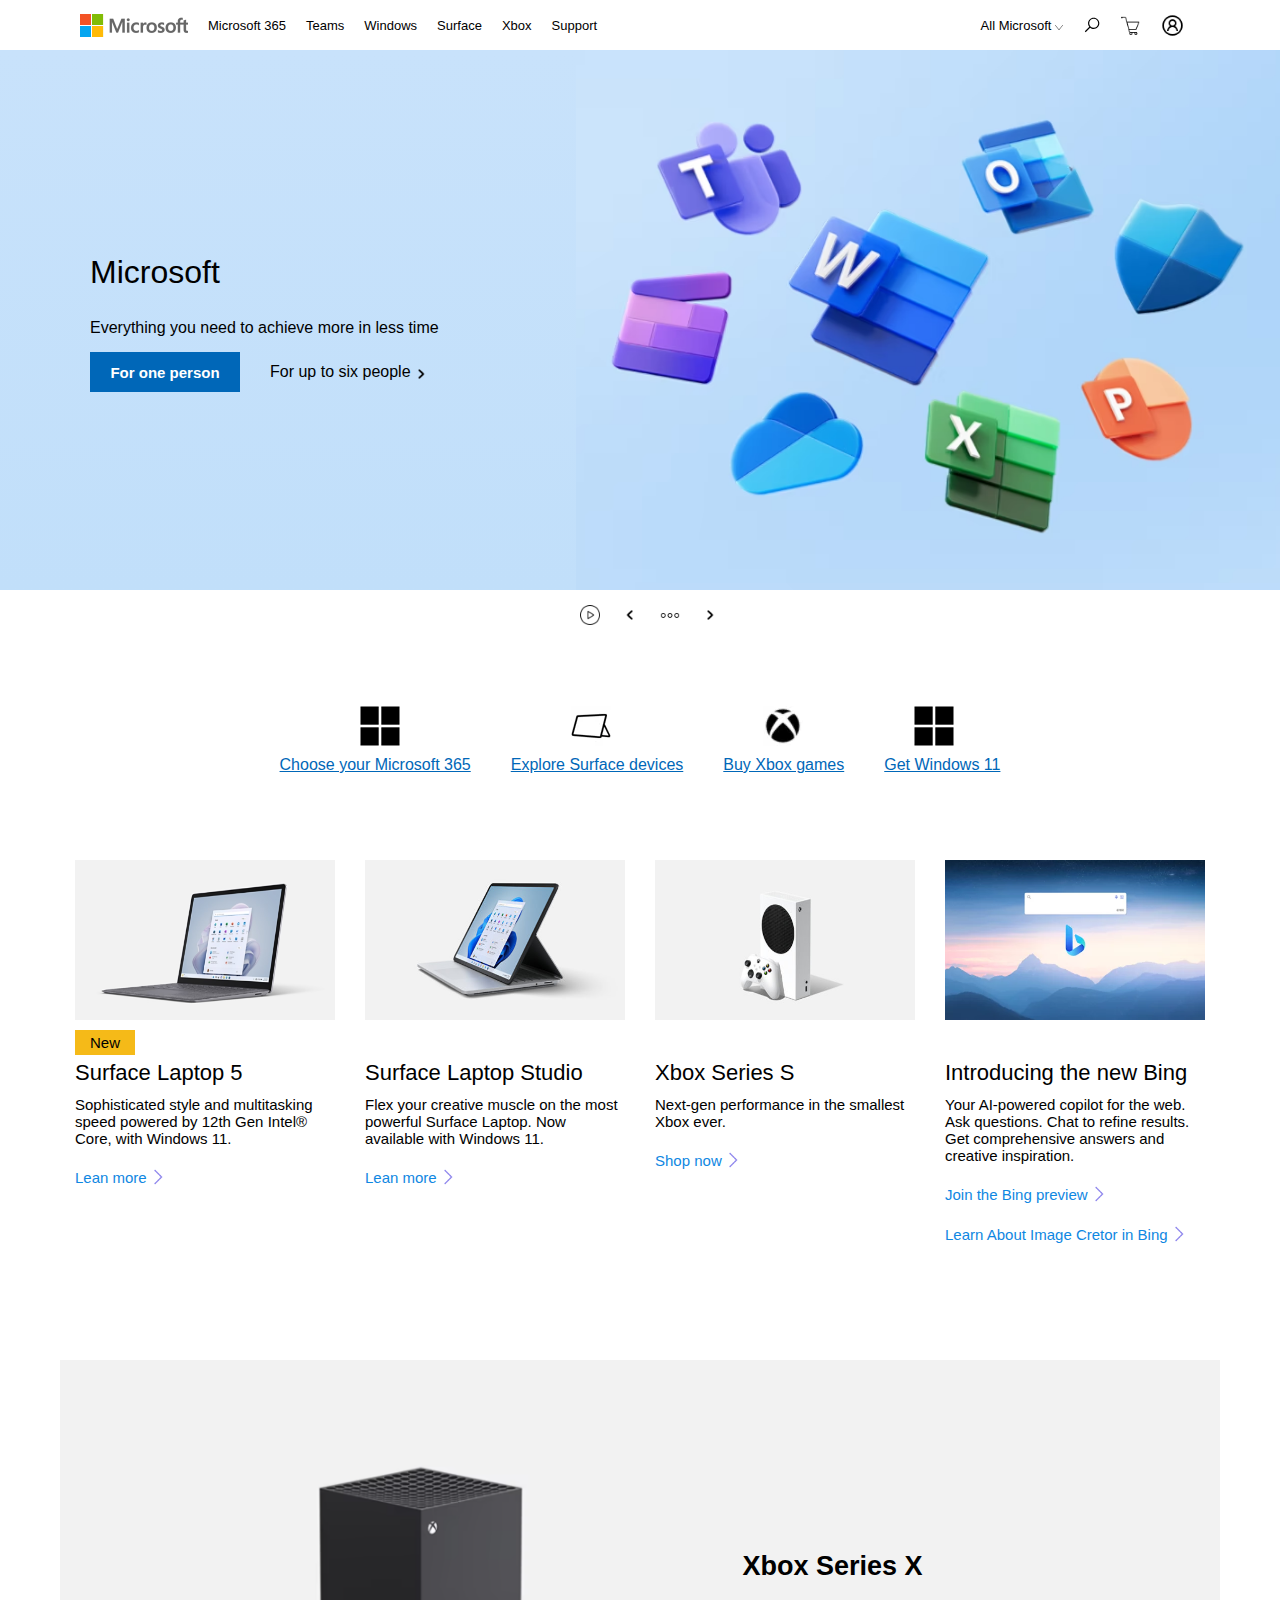
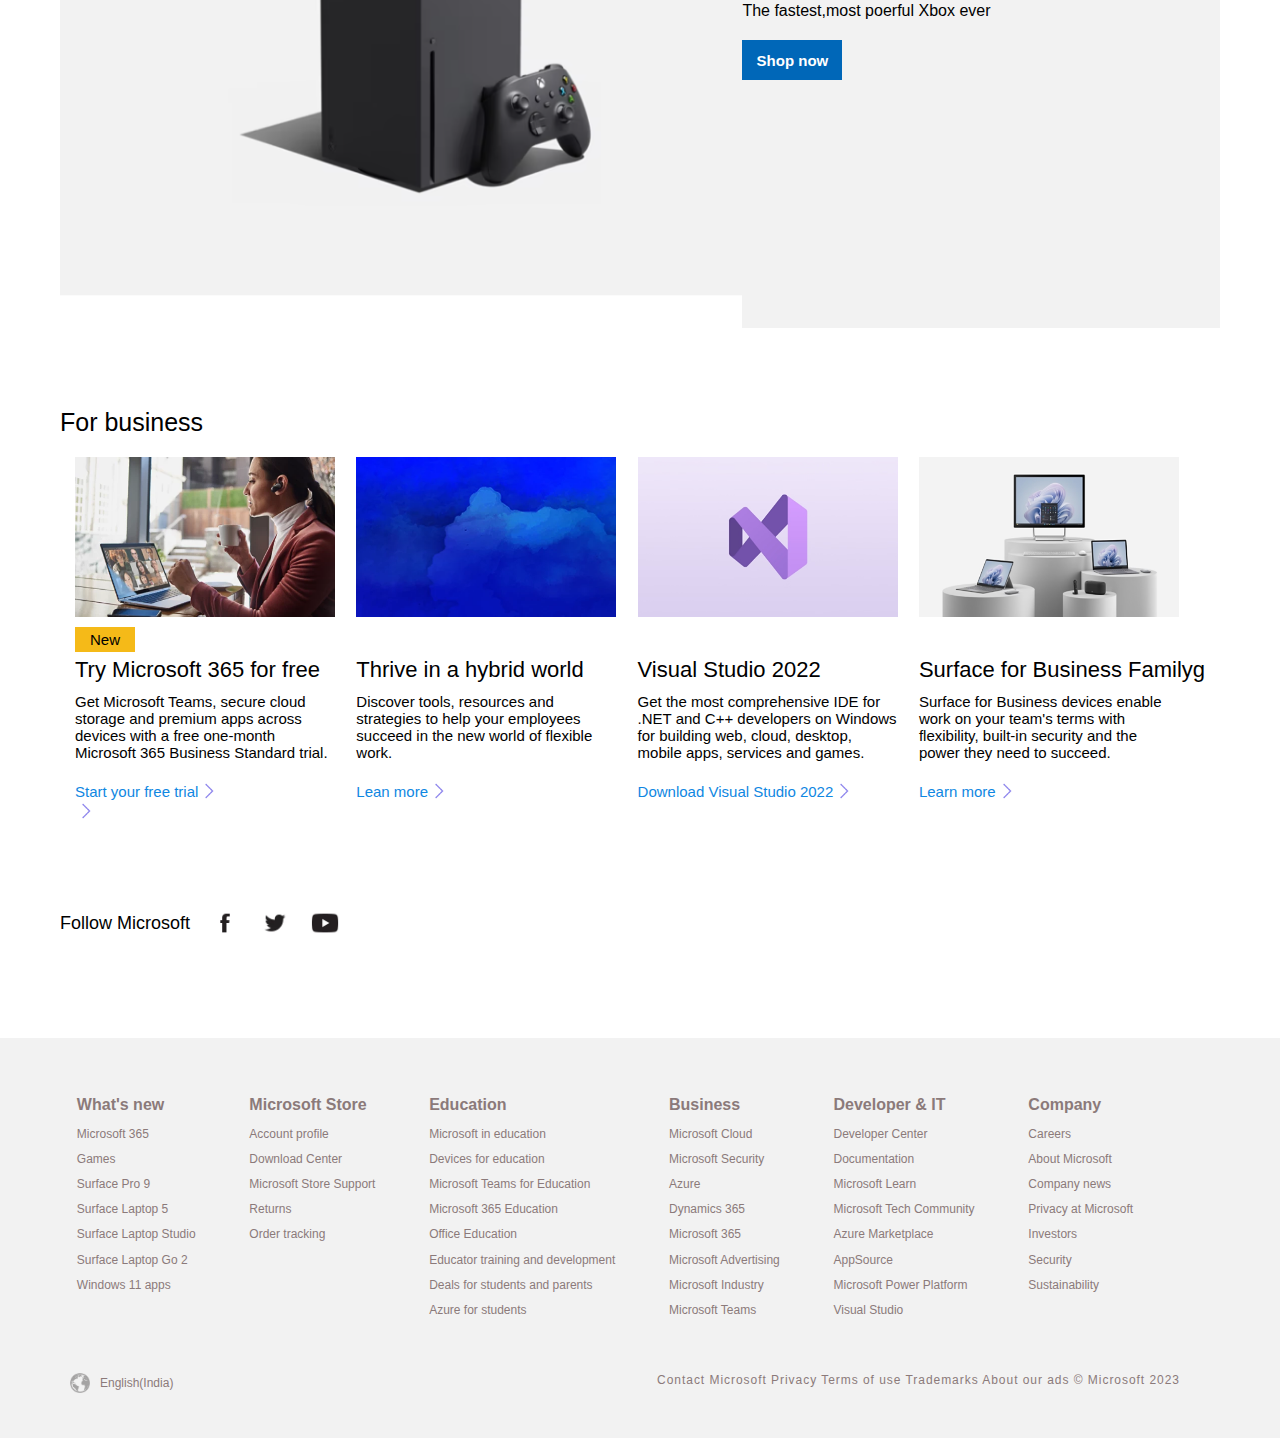
<file: index.html>
<html lang="en">

<head>
    <meta charset="UTF-8">
    <meta http-equiv="X-UA-Compatible" content="IE=edge">
    <meta name="viewport" content="width=device-width, initial-scale=1.0">
    <title>Microsoft</title>
    <link rel="stylesheet" href="microsoft.css">
</head>

<body>
    <nav>
        <div class="nav1">

            <img class="logo" src="img\logo.png" alt="">
            <h4 class="text1">Microsoft 365</h4>
            <h4 class="text1">Teams</h4>
            <h4 class="text1">Windows</h4>
            <h4 class="text1">Surface</h4>
            <h4 class="text1">Xbox</h4>
            <h4 class="text1">Support</h4>
        </div>
        <div class="nav2">
            <h4 class="text1">All Microsoft <img class="drop" src="img\dropdownarrow.svg" alt=""> </h4>
            <img src="img\icons8-search.svg" alt="" style="width: 18px;">
            <img src="img\icons8-shopping-cart-50.png" alt="" style="width: 19px;">
            <img src="img\icons8-male-user-32.png" alt="" style="width: 25px;">

        </div>
    </nav>
    <div class="section1">

        <div class="first">
            <h1>Microsoft</h1>
            <h4 class="mic1">Everything you need to achieve more in less time</h4>
            <div style="display: flex;margin-left: 90px;align-items: center;">
                <button class="btn1">For one person</button>
                <h4 class="mic2">For up to six people<img class="fwd" src="img\fwd.png" alt="" style="height: 20px;margin-top: 4px; "> </h4>
                
            </div>
        </div>
        <div class="second">

        </div>
    </div>
    <div class="section2">
        <img src="img\icons8-play-button-24.png" alt="" class="fw ">
        <img src="img\fwd.png" alt="" style="transform: rotate(180deg);" class="arrow">
        <img src="img\icons8-ellipsis-50.png" alt="">
        <img src="img\fwd.png" alt="" class="arrow2">
    </div>
    <div class="section3">
        <div class="ic1">
            <img src="img\ic1.webp" alt="" style="margin-left: 80px;">
            <h4>Choose your Microsoft 365</h4>
        </div>
        <div class="ic1">
            <img src="img\ic2.webp" alt="" style="margin-left: 60px;">
            <h4>Explore Surface devices</h4>
        </div>
        <div class="ic1">
            <img src="img\ic3.webp" alt="" style="margin-left: 40px;">
            <h4>Buy Xbox games</h4>
        </div>
        <div class="ic1">
            <img src="img\ic1.webp" alt="" style="margin-left: 30px;">
            <h4>Get Windows 11</h4>
        </div>
    </div>
    <div class="section4">
        <div class="cards">
            <div class="card">
                <img src="img\card1.avif" alt="" class="card1">
                <div style="width: 100%;height: 40px;">

                    <button class="btn2">New</button>
                </div>
                <h1 class="text2">Surface Laptop 5</h1>
                <h4 class="text3">Sophisticated style and multitasking speed powered by 12th Gen Intel® Core, with
                    Windows
                    11.</h4>

  <h4 class="text4">Lean more<img src="img\icons8-forward-32.png" alt="" style="width: 20px;height: 20px;" class="arrow3"> </h4>
                    

                
            </div>
            <div class="card">
                <img src="img\card2.jpg" alt="" class="card1">
                <div style="width: 100%;height: 40px;">

                </div>
                <h1 class="text2">Surface Laptop Studio</h1>
                <h4 class="text3">Flex your creative muscle on the most powerful Surface Laptop. Now available with
                    Windows
                    11.</h4>
                

                    <h4 class="text4">Lean more<img src="img\icons8-forward-32.png" alt="" style="width: 20px;height: 20px;"class="arrow3"></h4>
                    

                
            </div>
            <div class="card">
                <img src="img\card3.jpg" alt="" class="card1">
                <div style="width: 100%;height: 40px;">

                </div>
                <h1 class="text2">Xbox Series S</h1>
                <h4 class="text3">Next-gen performance in the smallest Xbox ever.</h4>
              

                    <h4 class="text4">Shop now<img src="img\icons8-forward-32.png" alt="" style="width: 20px;height: 20px;" class="arrow3"></h4>
                    

                
            </div>
            <div class="card">
                <img src="img\card4.webp" alt="" class="card1">
                <div style="width: 100%;height: 40px;">


                </div>
                <h1 class="text2">Introducing the new Bing</h1>
                <h4 class="text3">Your AI-powered copilot for the web. Ask questions. Chat to refine results. Get
                    comprehensive answers and creative inspiration.</h4>
                
                    <h4 class="text4">Join the Bing preview <img src="img\icons8-forward-32.png" alt="" style="width: 20px;height: 20px;" class="arrow3"></h4>
                    

                    <h4 class="text4">Learn About Image Cretor in Bing<img src="img\icons8-forward-32.png" alt="" style="width: 20px;height: 20px;" class="arrow3"></h4>
                    
               
            </div>
        </div>
    </div>
    <div class="section5">

        <div class="ban1">

            <img src="img\banner....png" alt="" class="banner">
        </div>
        <div class="ban2">
            <h1 class="text5">Xbox Series X</h1>
            <h3 class="text6">The fastest,most poerful Xbox ever</h3>
            <button class="btn3">Shop now</button>
        </div>
    </div>
    <div class="section6">
        <h1 class="text7">For business</h1>
        <div class="cards">
            <div class="card">
                <img src="img\card6.webp" alt="" class="card1">
                <div style="width: 100%;height: 40px;">

                    <button class="btn2">New</button>
                </div>
                <h1 class="text2">Try Microsoft 365 for free</h1>
                <h4 class="text3">Get Microsoft Teams, secure cloud storage and premium apps across devices with a free
                    one-month Microsoft 365 Business Standard trial.
                </h4>
               

                    <h4 class="text4">Start your free trial <img src="img\icons8-forward-32.png" alt="" style="width: 20px;height: 20px;" class="arrow3"></h4>
                    <img src="img\icons8-forward-32.png" alt="" style="width: 20px;height: 20px;">

            
            </div>
            <div class="card">
                <img src="img\card7.webp" alt="" class="card1">
                <div style="width: 100%;height: 40px;">

                </div>
                <h1 class="text2">Thrive in a hybrid world</h1>
                <h4 class="text3">Discover tools, resources and strategies to help your employees succeed in the new
                    world of flexible work.
                </h4>
                

                    <h4 class="text4">Lean more<img src="img\icons8-forward-32.png" alt="" style="width: 20px;height: 20px;" class="arrow3"></h4>
                    

                
            </div>
            <div class="card">
                <img src="img\card8.avif" alt="" class="card1">
                <div style="width: 100%;height: 40px;">

                </div>
                <h1 class="text2">Visual Studio 2022</h1>
                <h4 class="text3">Get the most comprehensive IDE for .NET and C++ developers on Windows for building
                    web, cloud, desktop, mobile apps, services and games.</h4>
               

                    <h4 class="text4">Download Visual Studio 2022<img src="img\icons8-forward-32.png" alt="" style="width: 20px;height: 20px;" class="arrow3"></h4>
                    

                
            </div>
            <div class="card">
                <img src="img\card5.avif" alt="" class="card1">
                <div style="width: 100%;height: 40px;">


                </div>
                <h1 class="text2">Surface for Business Familyg</h1>
                <h4 class="text3">Surface for Business devices enable work on your team's terms with flexibility,
                    built-in security and the power they need to succeed.
                </h4>
                    <h4 class="text4">Learn more<img src="img\icons8-forward-32.png" alt="" style="width: 20px;height: 20px;" class="arrow3"></h4>
                    

 

            </div>
        </div>

    </div>
    <div class="section7">
        <h4 class="text8">Follow Microsoft</h4>
        <img src="img\Facebook 2x.avif" alt="">
        <img src="img\Twitter 2x.webp" alt="">
        <img src="img\YouTube 2x.webp" alt="">

    </div>
    <div class="section8">
<div class="ftr">
    <ul style="margin-left: 50px;">
        <li class="text9">What's new</li>
        <li class="text10">Microsoft 365</li>
        <li class="text10">Games</li>
        <li class="text10">Surface Pro 9</li>
        <li class="text10">Surface Laptop 5</li>
        <li class="text10">Surface Laptop Studio</li>
        <li class="text10">Surface Laptop Go 2</li>
        <li class="text10">Windows 11 apps</li>

    </ul>
    <ul>
        <li class="text9"> Microsoft Store</li>
        <li class="text10">Account profile</li>
        <li class="text10">Download Center</li>
        <li class="text10">Microsoft Store Support</li>
        <li class="text10">Returns</li>
        <li class="text10">Order tracking</li>

    </ul>
    <ul>
        <li class="text9">Education</li>
        <li class="text10">Microsoft in education</li>
        <li class="text10">Devices for education</li>
        <li class="text10">Microsoft Teams for Education</li>
        <li class="text10">Microsoft 365 Education</li>
        <li class="text10">Office Education</li>
        <li class="text10">Educator training and development</li>
        <li class="text10">Deals for students and parents</li>
        <li class="text10">Azure for students</li>

    </ul>
    <ul>
        <li class="text9">Business</li>
        <li class="text10">Microsoft Cloud</li>
        <li class="text10">Microsoft Security</li>
        <li class="text10">Azure</li>
        <li class="text10">Dynamics 365</li>
        <li class="text10">Microsoft 365</li>
        <li class="text10">Microsoft Advertising</li>
        <li class="text10">Microsoft Industry</li>
        <li class="text10">Microsoft Teams</li>

    </ul>
    <ul>
        <li class="text9">Developer & IT</li>
        <li class="text10">Developer Center</li>
        <li class="text10">Documentation</li>
        <li class="text10">Microsoft Learn</li>
        <li class="text10">Microsoft Tech Community</li>
        <li class="text10">Azure Marketplace</li>
        <li class="text10">AppSource</li>
        <li class="text10">Microsoft Power Platform</li>
        <li class="text10">Visual Studio</li>

    </ul>
    <ul style="margin-right: 120px;">
        <li class="text9">Company</li>
        <li class="text10">Careers</li>
        <li class="text10">About Microsoft</li>
        <li class="text10">Company news</li>
        <li class="text10">Privacy at Microsoft</li>
        <li class="text10">Investors</li>
        <li class="text10">Security</li>
        <li class="text10">Sustainability</li>
    </ul>

</div>
<div class="ftr1">
    <div class="n1" style="display: flex;align-items: center;">
        <img src="img\icons8-globe-26.png" alt="" style="width: 20px;  ">
        <li  class="text10" style="margin-left: 10px;">English(India)</li>
    </div>
    <div class="n2">
        <li class="text10">Contact        Microsoft     Privacy     Terms     of      use     Trademarks     About      our     ads   ©  Microsoft  2023</li>
    </div>
</div>
    </div>
</body>

</html>
</file>
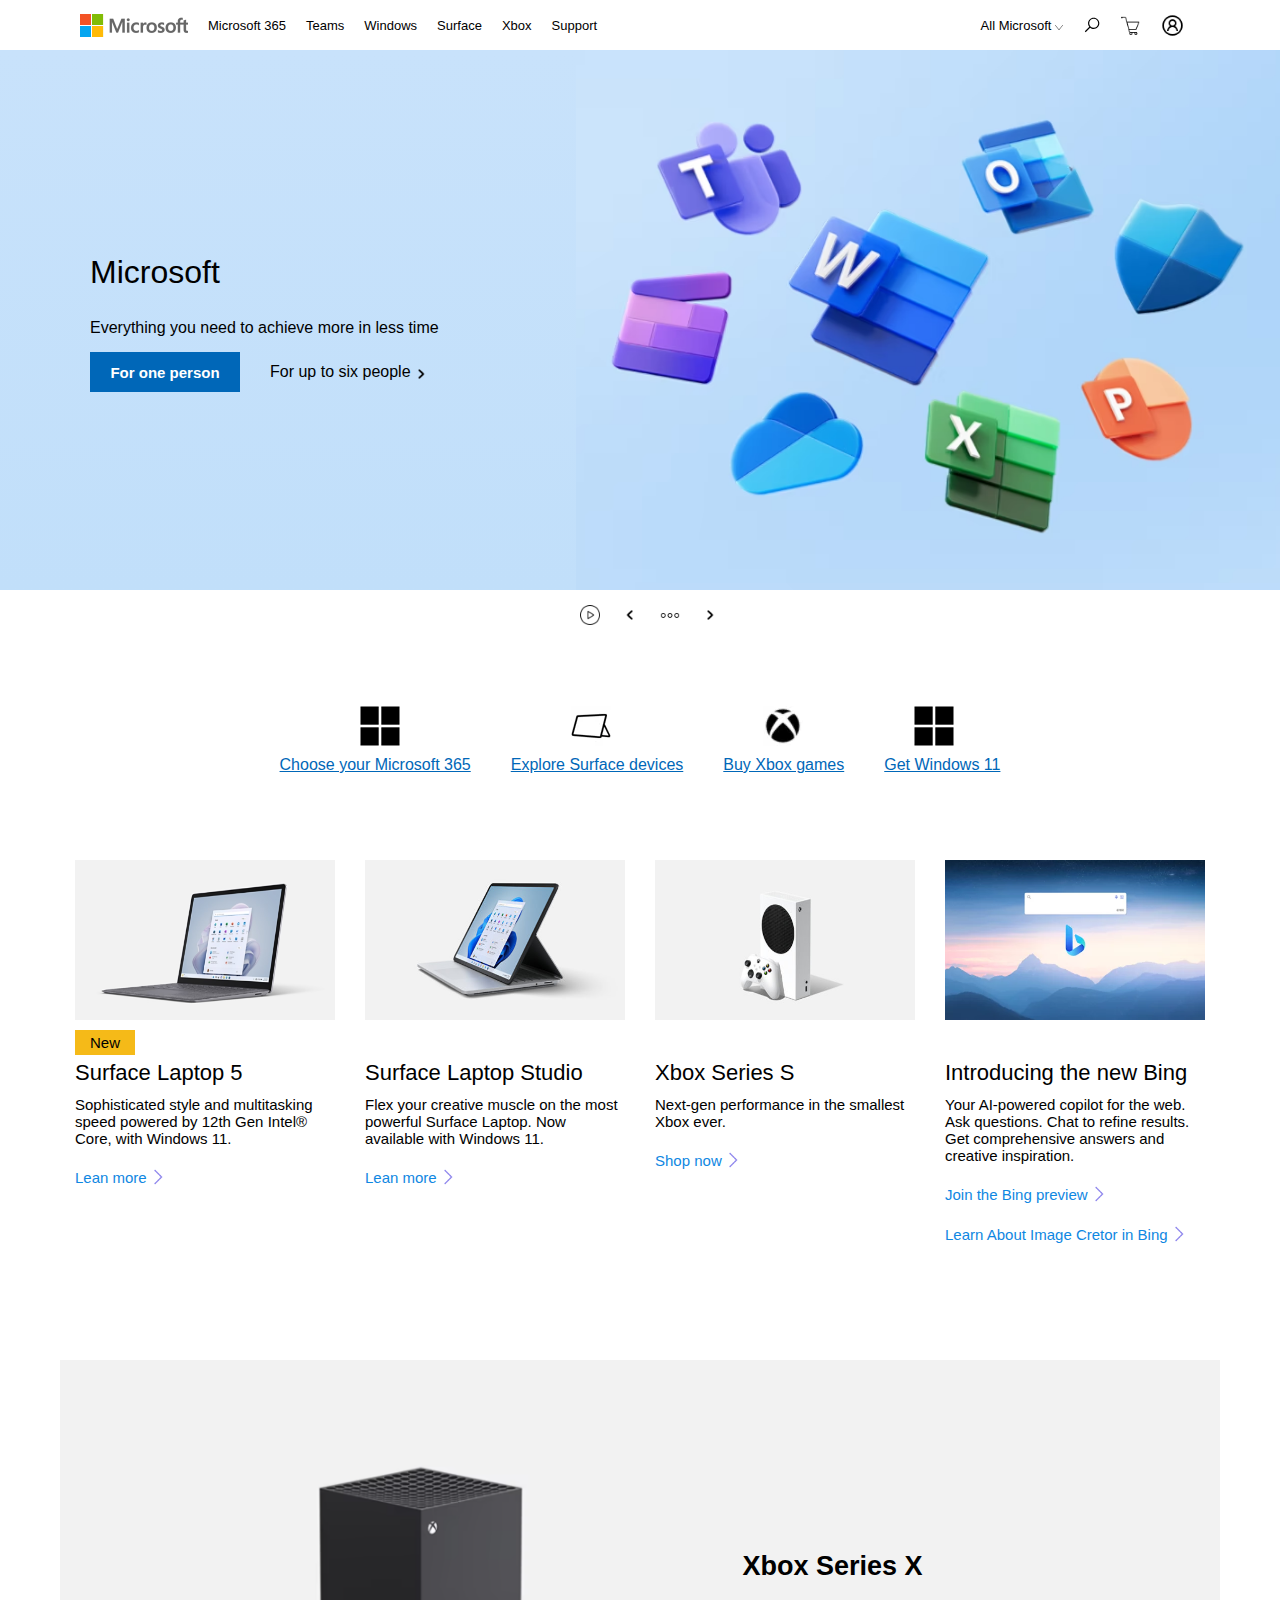
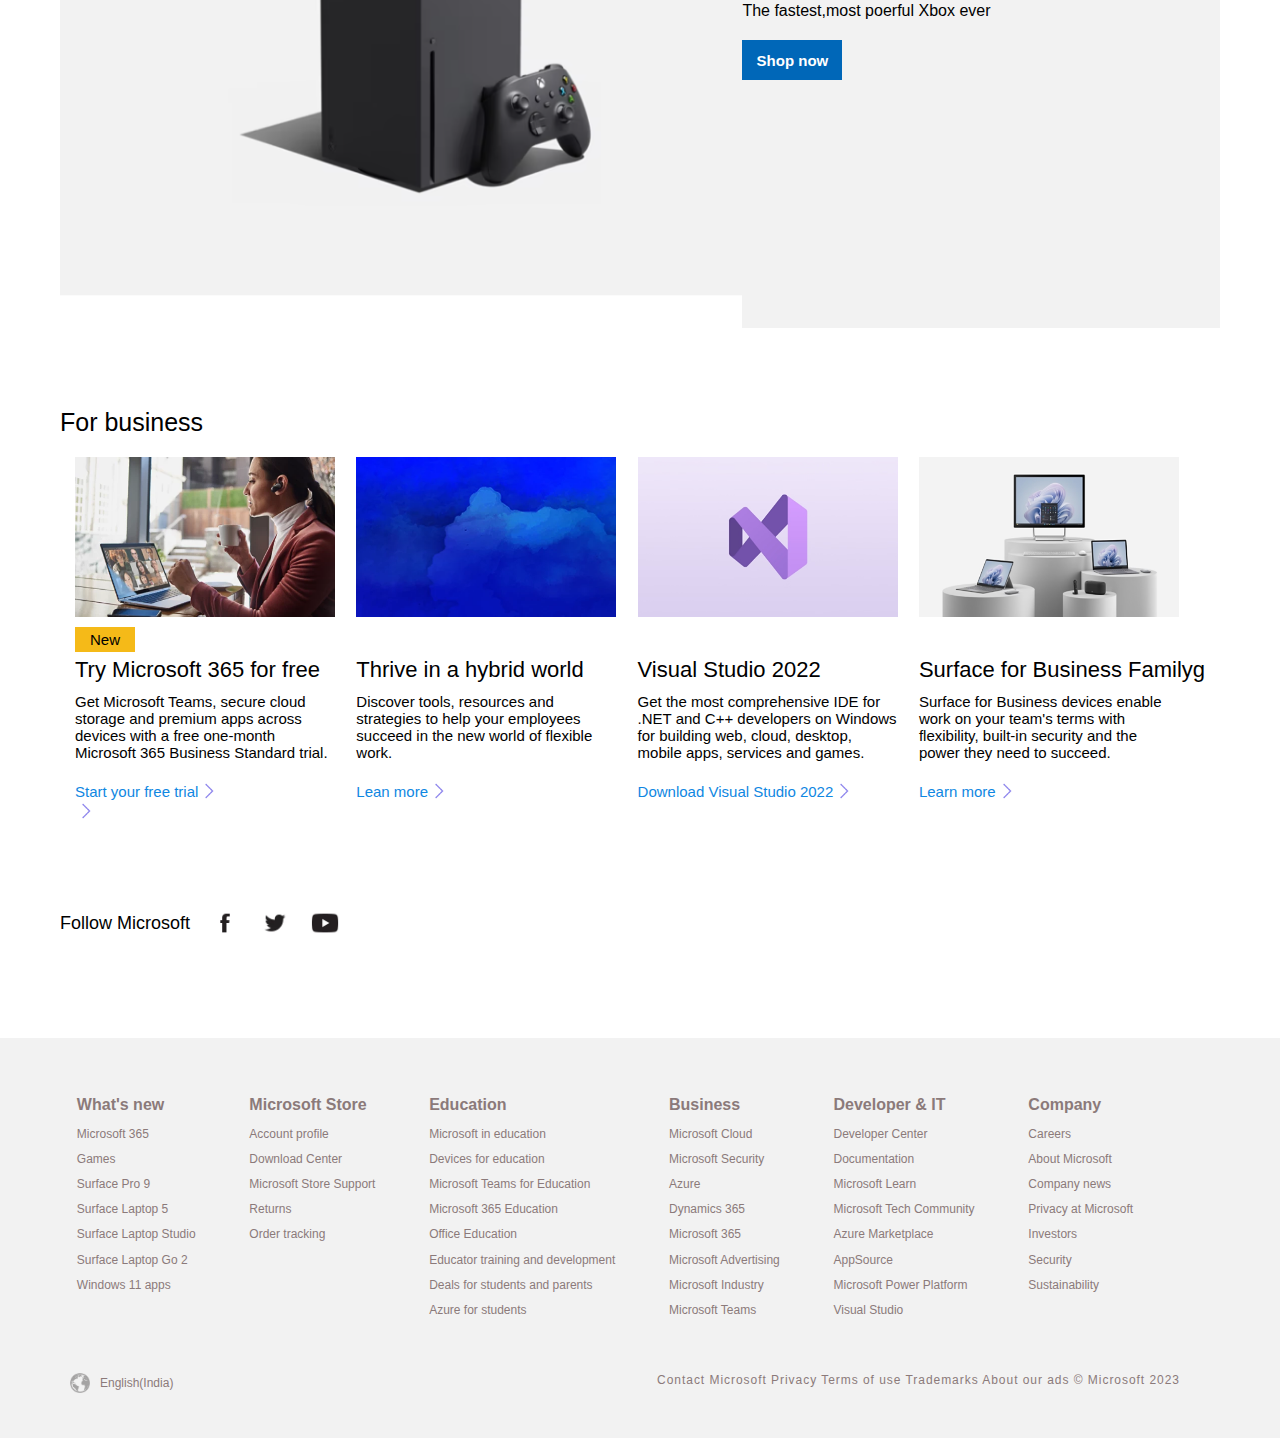
<file: microsoft.html>
<html lang="en">

<head>
    <meta charset="UTF-8">
    <meta http-equiv="X-UA-Compatible" content="IE=edge">
    <meta name="viewport" content="width=device-width, initial-scale=1.0">
    <title>Microsoft</title>
    <link rel="stylesheet" href="microsoft.css">
</head>

<body>
    <nav>
        <div class="nav1">

            <img class="logo" src="img\logo.png" alt="">
            <h4 class="text1">Microsoft 365</h4>
            <h4 class="text1">Teams</h4>
            <h4 class="text1">Windows</h4>
            <h4 class="text1">Surface</h4>
            <h4 class="text1">Xbox</h4>
            <h4 class="text1">Support</h4>
        </div>
        <div class="nav2">
            <h4 class="text1">All Microsoft <img class="drop" src="img\dropdownarrow.svg" alt=""> </h4>
            <img src="img\icons8-search.svg" alt="" style="width: 18px;">
            <img src="img\icons8-shopping-cart-50.png" alt="" style="width: 19px;">
            <img src="img\icons8-male-user-32.png" alt="" style="width: 25px;">

        </div>
    </nav>
    <div class="section1">

        <div class="first">
            <h1>Microsoft</h1>
            <h4 class="mic1">Everything you need to achieve more in less time</h4>
            <div style="display: flex;margin-left: 90px;align-items: center;">
                <button class="btn1">For one person</button>
                <h4 class="mic2">For up to six people<img class="fwd" src="img\fwd.png" alt="" style="height: 20px;margin-top: 4px; "> </h4>
                
            </div>
        </div>
        <div class="second">

        </div>
    </div>
    <div class="section2">
        <img src="img\icons8-play-button-24.png" alt="" class="fw ">
        <img src="img\fwd.png" alt="" style="transform: rotate(180deg);" class="arrow">
        <img src="img\icons8-ellipsis-50.png" alt="">
        <img src="img\fwd.png" alt="" class="arrow2">
    </div>
    <div class="section3">
        <div class="ic1">
            <img src="img\ic1.webp" alt="" style="margin-left: 80px;">
            <h4>Choose your Microsoft 365</h4>
        </div>
        <div class="ic1">
            <img src="img\ic2.webp" alt="" style="margin-left: 60px;">
            <h4>Explore Surface devices</h4>
        </div>
        <div class="ic1">
            <img src="img\ic3.webp" alt="" style="margin-left: 40px;">
            <h4>Buy Xbox games</h4>
        </div>
        <div class="ic1">
            <img src="img\ic1.webp" alt="" style="margin-left: 30px;">
            <h4>Get Windows 11</h4>
        </div>
    </div>
    <div class="section4">
        <div class="cards">
            <div class="card">
                <img src="img\card1.avif" alt="" class="card1">
                <div style="width: 100%;height: 40px;">

                    <button class="btn2">New</button>
                </div>
                <h1 class="text2">Surface Laptop 5</h1>
                <h4 class="text3">Sophisticated style and multitasking speed powered by 12th Gen Intel® Core, with
                    Windows
                    11.</h4>

  <h4 class="text4">Lean more<img src="img\icons8-forward-32.png" alt="" style="width: 20px;height: 20px;" class="arrow3"> </h4>
                    

                
            </div>
            <div class="card">
                <img src="img\card2.jpg" alt="" class="card1">
                <div style="width: 100%;height: 40px;">

                </div>
                <h1 class="text2">Surface Laptop Studio</h1>
                <h4 class="text3">Flex your creative muscle on the most powerful Surface Laptop. Now available with
                    Windows
                    11.</h4>
                

                    <h4 class="text4">Lean more<img src="img\icons8-forward-32.png" alt="" style="width: 20px;height: 20px;"class="arrow3"></h4>
                    

                
            </div>
            <div class="card">
                <img src="img\card3.jpg" alt="" class="card1">
                <div style="width: 100%;height: 40px;">

                </div>
                <h1 class="text2">Xbox Series S</h1>
                <h4 class="text3">Next-gen performance in the smallest Xbox ever.</h4>
              

                    <h4 class="text4">Shop now<img src="img\icons8-forward-32.png" alt="" style="width: 20px;height: 20px;" class="arrow3"></h4>
                    

                
            </div>
            <div class="card">
                <img src="img\card4.webp" alt="" class="card1">
                <div style="width: 100%;height: 40px;">


                </div>
                <h1 class="text2">Introducing the new Bing</h1>
                <h4 class="text3">Your AI-powered copilot for the web. Ask questions. Chat to refine results. Get
                    comprehensive answers and creative inspiration.</h4>
                
                    <h4 class="text4">Join the Bing preview <img src="img\icons8-forward-32.png" alt="" style="width: 20px;height: 20px;" class="arrow3"></h4>
                    

                    <h4 class="text4">Learn About Image Cretor in Bing<img src="img\icons8-forward-32.png" alt="" style="width: 20px;height: 20px;" class="arrow3"></h4>
                    
               
            </div>
        </div>
    </div>
    <div class="section5">

        <div class="ban1">

            <img src="img\banner....png" alt="" class="banner">
        </div>
        <div class="ban2">
            <h1 class="text5">Xbox Series X</h1>
            <h3 class="text6">The fastest,most poerful Xbox ever</h3>
            <button class="btn3">Shop now</button>
        </div>
    </div>
    <div class="section6">
        <h1 class="text7">For business</h1>
        <div class="cards">
            <div class="card">
                <img src="img\card6.webp" alt="" class="card1">
                <div style="width: 100%;height: 40px;">

                    <button class="btn2">New</button>
                </div>
                <h1 class="text2">Try Microsoft 365 for free</h1>
                <h4 class="text3">Get Microsoft Teams, secure cloud storage and premium apps across devices with a free
                    one-month Microsoft 365 Business Standard trial.
                </h4>
               

                    <h4 class="text4">Start your free trial <img src="img\icons8-forward-32.png" alt="" style="width: 20px;height: 20px;" class="arrow3"></h4>
                    <img src="img\icons8-forward-32.png" alt="" style="width: 20px;height: 20px;">

            
            </div>
            <div class="card">
                <img src="img\card7.webp" alt="" class="card1">
                <div style="width: 100%;height: 40px;">

                </div>
                <h1 class="text2">Thrive in a hybrid world</h1>
                <h4 class="text3">Discover tools, resources and strategies to help your employees succeed in the new
                    world of flexible work.
                </h4>
                

                    <h4 class="text4">Lean more<img src="img\icons8-forward-32.png" alt="" style="width: 20px;height: 20px;" class="arrow3"></h4>
                    

                
            </div>
            <div class="card">
                <img src="img\card8.avif" alt="" class="card1">
                <div style="width: 100%;height: 40px;">

                </div>
                <h1 class="text2">Visual Studio 2022</h1>
                <h4 class="text3">Get the most comprehensive IDE for .NET and C++ developers on Windows for building
                    web, cloud, desktop, mobile apps, services and games.</h4>
               

                    <h4 class="text4">Download Visual Studio 2022<img src="img\icons8-forward-32.png" alt="" style="width: 20px;height: 20px;" class="arrow3"></h4>
                    

                
            </div>
            <div class="card">
                <img src="img\card5.avif" alt="" class="card1">
                <div style="width: 100%;height: 40px;">


                </div>
                <h1 class="text2">Surface for Business Familyg</h1>
                <h4 class="text3">Surface for Business devices enable work on your team's terms with flexibility,
                    built-in security and the power they need to succeed.
                </h4>
                    <h4 class="text4">Learn more<img src="img\icons8-forward-32.png" alt="" style="width: 20px;height: 20px;" class="arrow3"></h4>
                    

 

            </div>
        </div>

    </div>
    <div class="section7">
        <h4 class="text8">Follow Microsoft</h4>
        <img src="img\Facebook 2x.avif" alt="">
        <img src="img\Twitter 2x.webp" alt="">
        <img src="img\YouTube 2x.webp" alt="">

    </div>
    <div class="section8">
<div class="ftr">
    <ul style="margin-left: 50px;">
        <li class="text9">What's new</li>
        <li class="text10">Microsoft 365</li>
        <li class="text10">Games</li>
        <li class="text10">Surface Pro 9</li>
        <li class="text10">Surface Laptop 5</li>
        <li class="text10">Surface Laptop Studio</li>
        <li class="text10">Surface Laptop Go 2</li>
        <li class="text10">Windows 11 apps</li>

    </ul>
    <ul>
        <li class="text9"> Microsoft Store</li>
        <li class="text10">Account profile</li>
        <li class="text10">Download Center</li>
        <li class="text10">Microsoft Store Support</li>
        <li class="text10">Returns</li>
        <li class="text10">Order tracking</li>

    </ul>
    <ul>
        <li class="text9">Education</li>
        <li class="text10">Microsoft in education</li>
        <li class="text10">Devices for education</li>
        <li class="text10">Microsoft Teams for Education</li>
        <li class="text10">Microsoft 365 Education</li>
        <li class="text10">Office Education</li>
        <li class="text10">Educator training and development</li>
        <li class="text10">Deals for students and parents</li>
        <li class="text10">Azure for students</li>

    </ul>
    <ul>
        <li class="text9">Business</li>
        <li class="text10">Microsoft Cloud</li>
        <li class="text10">Microsoft Security</li>
        <li class="text10">Azure</li>
        <li class="text10">Dynamics 365</li>
        <li class="text10">Microsoft 365</li>
        <li class="text10">Microsoft Advertising</li>
        <li class="text10">Microsoft Industry</li>
        <li class="text10">Microsoft Teams</li>

    </ul>
    <ul>
        <li class="text9">Developer & IT</li>
        <li class="text10">Developer Center</li>
        <li class="text10">Documentation</li>
        <li class="text10">Microsoft Learn</li>
        <li class="text10">Microsoft Tech Community</li>
        <li class="text10">Azure Marketplace</li>
        <li class="text10">AppSource</li>
        <li class="text10">Microsoft Power Platform</li>
        <li class="text10">Visual Studio</li>

    </ul>
    <ul style="margin-right: 120px;">
        <li class="text9">Company</li>
        <li class="text10">Careers</li>
        <li class="text10">About Microsoft</li>
        <li class="text10">Company news</li>
        <li class="text10">Privacy at Microsoft</li>
        <li class="text10">Investors</li>
        <li class="text10">Security</li>
        <li class="text10">Sustainability</li>
    </ul>

</div>
<div class="ftr1">
    <div class="n1" style="display: flex;align-items: center;">
        <img src="img\icons8-globe-26.png" alt="" style="width: 20px;  ">
        <li  class="text10" style="margin-left: 10px;">English(India)</li>
    </div>
    <div class="n2">
        <li class="text10">Contact        Microsoft     Privacy     Terms     of      use     Trademarks     About      our     ads   ©  Microsoft  2023</li>
    </div>
</div>
    </div>
</body>

</html>
</file>
<file: microsoft.css>
*{
    padding: 0;
    margin: 0;
}
nav{
    display: flex;
    justify-content: space-between;
    width: 100%;
    height: 50px;
}
.nav1{
    display: flex;
    align-items: center;
    justify-content: space-around;
    margin-left: 80px;
}
.logo{
    height: 23px;
    width: auto;
}
.drop{
    width: 8px;
    height: auto;
}
.nav2{
    display: flex;
    align-items: center;
    justify-content: space-between;
    margin-right: 75px;
}
.text1{
    margin-left: 20px;
    font-family: 'Segoe UI', Tahoma, Geneva, Verdana, sans-serif;
    font-weight:400;
    font-size: 13;
}
.text1:hover{
    text-decoration: 2px underline;
    text-underline-offset: 3px;
    cursor: pointer;
}
.nav2 img{
    margin-right: 20px;
}
.section1{
    
display: grid;
grid-template-columns: 45% 55%;
grid-template-rows: 540px;
gap: 0;
}
.second{
    background-image: url(img/microback.avif);
 background-position: center;
 background-size: cover;
 background-repeat: no-repeat;
}
.first{
    background: linear-gradient(#c8e2fb ,#c1dffa );
    
    font-family: 'Segoe UI', Tahoma, Geneva, Verdana, sans-serif;
}
.first h1{
    margin-top: 33%;
    font-weight: 500;
    line-height: 2;
    margin-left: 90px;
}
.mic1{
    font-weight: 400;
    line-height: 3;
    margin-left: 90px;
}
.btn1{
    height: 40px;
    width: 150px;
   background-color: #0067b8;
   border: none;
   color: white;
   font-weight: 600;
   font-size: 15;

}
 .btn1:hover{
    background-color: #025697;
    cursor: pointer;
}
.mic2{
    text-align: center;
    font-weight: 400;
    margin-left: 30px;
    font-weight: 500;
    display: flex;
    align-items: center;
}
.mic2:hover{
    cursor: pointer;
    text-decoration: underline;
}
.mic2:hover .fwd{
   
   transform: translateX(5px);
}
.section2{
    width: 100%;
    height: 50px;
    display: flex;
   align-items: center;
    justify-content: center;

}
.section2 img{
    width: 20px;
    height: 20px;
    margin-left: 20px;
}
.fw:hover{
cursor: pointer;
}

.arrow2:hover{
    transform: translateX(5px);
}
.section3{
    width: 100%;
    height: 200px;
    display: flex;
    align-items: center;
    justify-content: center;
}

.ic1{
    margin-left: 20px;
    margin-right: 20px;
}
.ic1 img{
    height: 40px;
    width: auto;
    
}
.ic1 h4{
    font-family: 'Segoe UI', Tahoma, Geneva, Verdana, sans-serif;
    text-decoration: underline;
    color: #0067b8;
    margin-top: 10px;
    font-weight: 500;
    
}
.section4{
    width: 100%;
height: 500px;


}
.cards{
    margin-top: 20px;
    margin-left: 75px;
    margin-right: 75px;
  display: flex;

justify-content: space-between;
}
.card1{
    width: 260px;
    height: 160px;
}
.text2{
    font-family: 'Segoe UI', Tahoma, Geneva, Verdana, sans-serif;
    font-weight: 500;
    font-size: 22;
}
.text3{
    margin-top: 10px;
    font-family: 'Segoe UI', Tahoma, Geneva, Verdana, sans-serif;
    font-weight: 400;
    font-size: 15;
    width: 260px;
}
.btn2{
    width: 60px;
    height: 25px;
    background-color: rgb(245, 186, 24);
    border: none;color: black;
    margin-top: 10px;
    font-size: 15;
    font-weight: 500;
}
.text4{
    color: #0f87e2;
    font-size: 15;
    font-family: 'Segoe UI', Tahoma, Geneva, Verdana, sans-serif;
    font-weight: 500;
    margin-top: 20px;
    display: flex;
    align-items: center;
    
}.arrow3{
    transition: 0.3s ease-in;
}

.text4:hover{
    text-decoration: 1px solid underline #0f87e2 ;
    cursor: pointer;
}
.text4:hover .arrow3{
   transform: translateX(5px);
}
.section5{
    
    display: grid;
    grid-template-columns: 58% 42%;
    grid-template-rows: 568px;
    gap: 0;
    }
    .ban1{
        margin-left: 60px;
    }
    .banner{
        width: 100%;
    }
    .ban2{
        font-family: 'Segoe UI', Tahoma, Geneva, Verdana, sans-serif;
        background-color: #f2f2f2;
        margin-right: 60px;
    }
    .text5{
        margin-top: 40%;
        font-size: 27;
        font-weight: 600;
    }
    .text6{
        margin-top: 20px;
        font-size: 16;
        font-weight: 400;
    }
    .btn3{
        margin-top: 20px;
        width: 100px;
        height: 40px;
        border: none;
        background-color: #0067b8;
        color: white;
        font-weight: 600;
        font-size: 15;
    }
    .btn3:hover{
        background-color: #025697;
    }
.section6{
    width: 100%;
    height: 500px;
    font-family: 'Segoe UI', Tahoma, Geneva, Verdana, sans-serif;
}
.text7{
    font-size: 25;
    font-weight: 500;
    margin-top: 80px;
    margin-left: 60px;
}
.section7{
    display: flex;
    align-items: center;
    justify-content: left;
    margin-left: 60px;
}
.text8{
    font-family: 'Segoe UI', Tahoma, Geneva, Verdana, sans-serif;
    font-size: 18;
    font-weight: 400;
}
.section7 img{
    height: 30px;
    margin-left: 20px;
}
.section8{
    background-color: #f2f2f2;
    width: 100%;
    height: 400px;
    margin-top: 100px;
}
.ftr{
    display: flex;
    justify-content: space-around;
}
.ftr ul{
    margin-top: 50px;
    list-style-type: none;
    font-family: 'Segoe UI', Tahoma, Geneva, Verdana, sans-serif;
    color: rgb(139, 122, 122);
}
.ftr ul li{
    line-height: 2.1;
}
.text9{
    font-weight: 600;
}
.text10{
    font-size: 12;
}
.text10:hover{
text-decoration: underline;
cursor: pointer;
}
.ftr1{
    margin-top: 50px;
    display: flex;
    list-style-type: none;
    justify-content: space-between;
    font-weight: 500;
    font-family: 'Segoe UI', Tahoma, Geneva, Verdana, sans-serif;
    color: rgb(139, 122, 122);
}
.n1{
    
margin-left: 70px;
    
}
.n2{
    margin-right: 100px;
    letter-spacing: 0.06rem;
   
}
</file>
